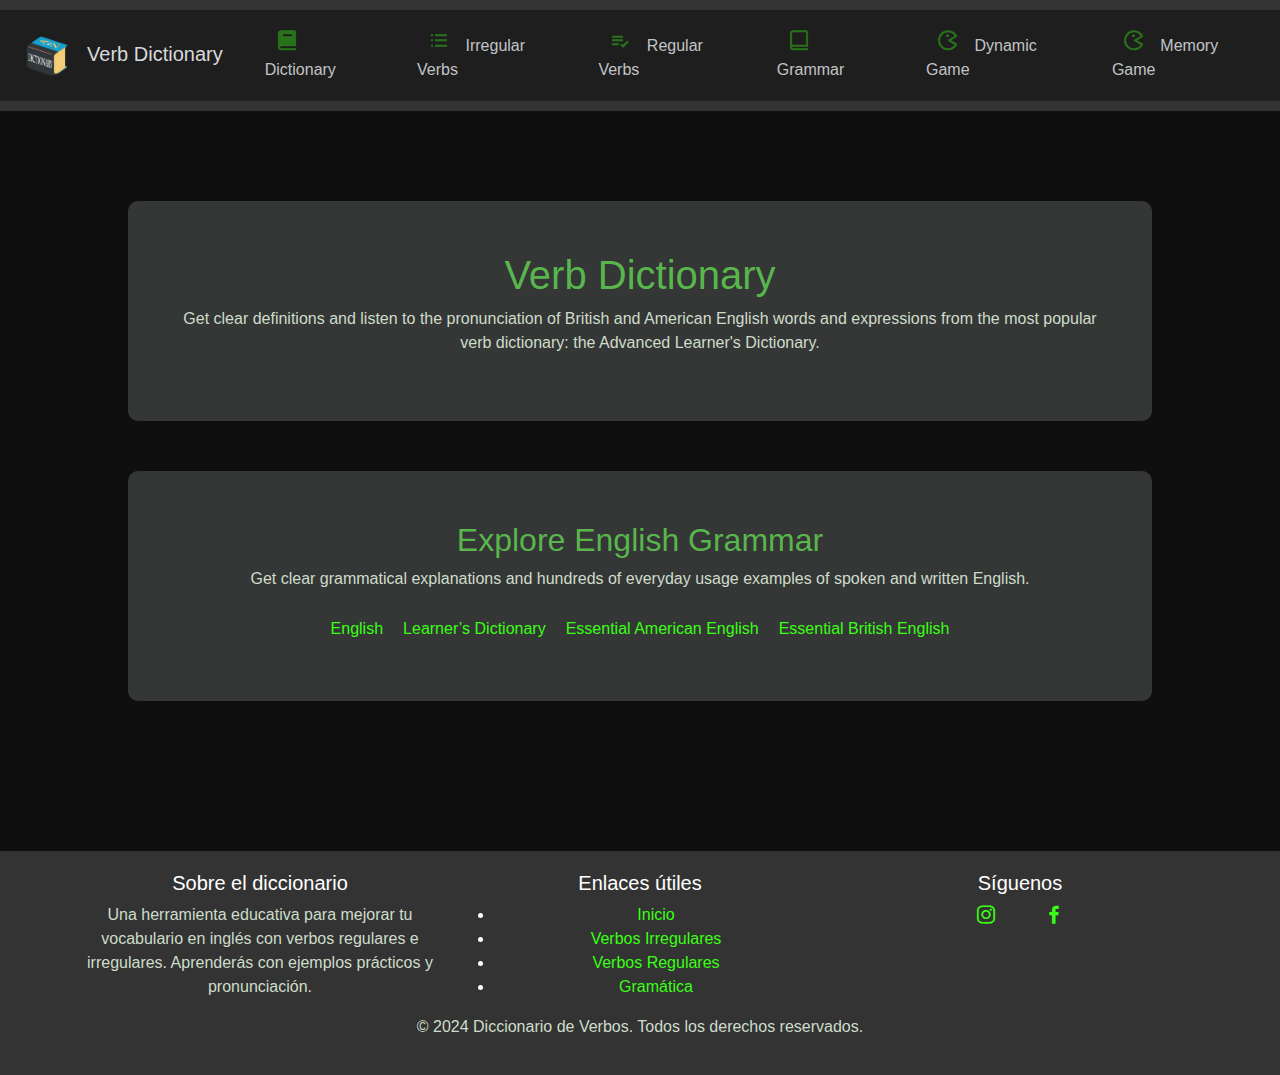
<file: index.html>
<!DOCTYPE html>
<html lang="en">
<head>
    <meta charset="UTF-8">
    <meta name="viewport" content="width=device-width, initial-scale=1.0">
    <link href='https://unpkg.com/boxicons@2.1.4/css/boxicons.min.css' rel='stylesheet'>
    <link href="https://cdn.jsdelivr.net/npm/bootstrap@5.3.0-alpha1/dist/css/bootstrap.min.css" rel="stylesheet">
    <link rel="stylesheet" href="static/styles.css">
    <title>Verb Dictionary</title>
    <style>
        /* Estilo personalizado para el navbar */
        .navbar-custom {
            background-color: #1f1e1e; /* Color de fondo del navbar */
        }
        .navbar-custom .navbar-brand {
            color: #d6d9dc; /* Color del texto del brand */
        }
        .navbar-custom .navbar-nav .nav-link {
            color: #c1c4c7; /* Color del texto de los enlaces */
        }
        .navbar-custom .navbar-nav .nav-link:hover {
            color: #babdc1; /* Color del texto de los enlaces al pasar el ratón */
        }
        .navbar-custom .navbar-toggler {
            border-color: #d6d9dc; /* Color del borde del botón toggler */
        }
        .navbar-custom .navbar-toggler-icon {
            background-image: url('data:image/svg+xml;charset=utf8,%3Csvg xmlns="http://www.w3.org/2000/svg" width="30" height="30" viewBox="0 0 30 30"%3E%3Cpath stroke="%23d6d9dc" stroke-width="2" d="M5 7h20M5 15h20M5 23h20" /%3E%3C/svg%3E'); /* Color del ícono del botón toggler */
        }
    </style>
</head>
<body>
    <header>
        <nav class="navbar navbar-expand-lg navbar-light navbar-custom">
            <div class="container-fluid">
                <a class="navbar-brand" href="index.html">
                    <img src="media/logo.png" alt="Dictionary Logo" class="logo" style="height: 40px;"> Verb Dictionary
                </a>
                <button class="navbar-toggler" type="button" data-bs-toggle="collapse" data-bs-target="#navbarNav" aria-controls="navbarNav" aria-expanded="false" aria-label="Toggle navigation">
                    <span class="navbar-toggler-icon"></span>
                </button>
                <div class="collapse navbar-collapse" id="navbarNav">
                    <ul class="navbar-nav me-auto mb-2 mb-lg-0">
                        <li class="nav-item">
                            <a class="nav-link" href="index.html"><i class="bx bxs-book"></i> Dictionary</a>
                        </li>
                        <li class="nav-item">
                            <a class="nav-link" href="irregulares1.html"><i class="bx bx-list-ul"></i> Irregular Verbs</a>
                        </li>
                        <li class="nav-item">
                            <a class="nav-link" href="regular.html"><i class="bx bx-list-check"></i> Regular Verbs</a>
                        </li>
                        <li class="nav-item">
                            <a class="nav-link" href="gramatica.html"><i class="bx bx-book-alt"></i> Grammar</a>
                        </li>
                        <li class="nav-item">
                            <a class="nav-link" href="juego_carta.html"><i class="bx bx-game"></i> Dynamic Game</a>
                        </li>
                        <li class="nav-item">
                            <a class="nav-link" href="juego_memoria.html"><i class="bx bx-game"></i> Memory Game</a>
                        </li>
                    </ul>
                </div>
            </div>
        </nav>
    </header>

    <script src="https://cdn.jsdelivr.net/npm/bootstrap@5.3.0-alpha1/dist/js/bootstrap.bundle.min.js"></script>
</body>
</html>


    
    <div class="pr1">
        <h1>Verb Dictionary</h1> 
        <p>Get clear definitions and listen to the pronunciation of British and American English words and expressions from the most popular verb dictionary: the Advanced Learner's Dictionary.</p>
        <div id="dictionary1"></div>
    </div>

    <div class="pr">
        <h2>Explore English Grammar</h2>
        <p>Get clear grammatical explanations and hundreds of everyday usage examples of spoken and written English.</p>
        <div class="bw1">
            <ul class="hul1">
                <li><a href="https://dictionary.cambridge.org/es/diccionario/ingles/">English</a></li>
                <li><a href="https://dictionary.cambridge.org/es/diccionario/ingles-estudiantes/">Learner’s Dictionary</a></li>
                <li><a href="https://dictionary.cambridge.org/es/diccionario/esencial-ingles-americano/">Essential American English</a></li>
                <li><a href="https://dictionary.cambridge.org/es/diccionario/esencial-ingles-britanico/">Essential British English</a></li>
            </ul>
        </div>
    </div>

    <script src="script.js"></script>

     <!-- Footer Mejorado -->
     <footer class="footer">
        <div class="container footer-container">
            <div class="row">
                <div class="col-md-4 footer-section about">
                    <h5>Sobre el diccionario</h5>
                    <p>Una herramienta educativa para mejorar tu vocabulario en inglés con verbos regulares e irregulares. Aprenderás con ejemplos prácticos y pronunciación.</p>
                </div>
                <div class="col-md-4 footer-section links">
                    <h5>Enlaces útiles</h5>
                    <ul class="footer-links">
                        <li><a href="index.html">Inicio</a></li>
                        <li><a href="irregulares1.html">Verbos Irregulares</a></li>
                        <li><a href="regular.html">Verbos Regulares</a></li>
                        <li><a href="gramatica.html">Gramática</a></li>
                    </ul>
                </div>
                <div class="col-md-4 footer-section social">
                    <h5>Síguenos</h5>
                    <div class="social-icons">
                        <a href="#" class="social-icon"><i class='bx bxl-instagram'></i></a>
                        <a href="#" class="social-icon"><i class='bx bxl-facebook'></i></a>
                    </div>
                </div>
            </div>
        </div>
        <div class="footer-bottom">
            <p>&copy; 2024 Diccionario de Verbos. Todos los derechos reservados.</p>
        </div>
    </footer>
</body>
</html>
</file>
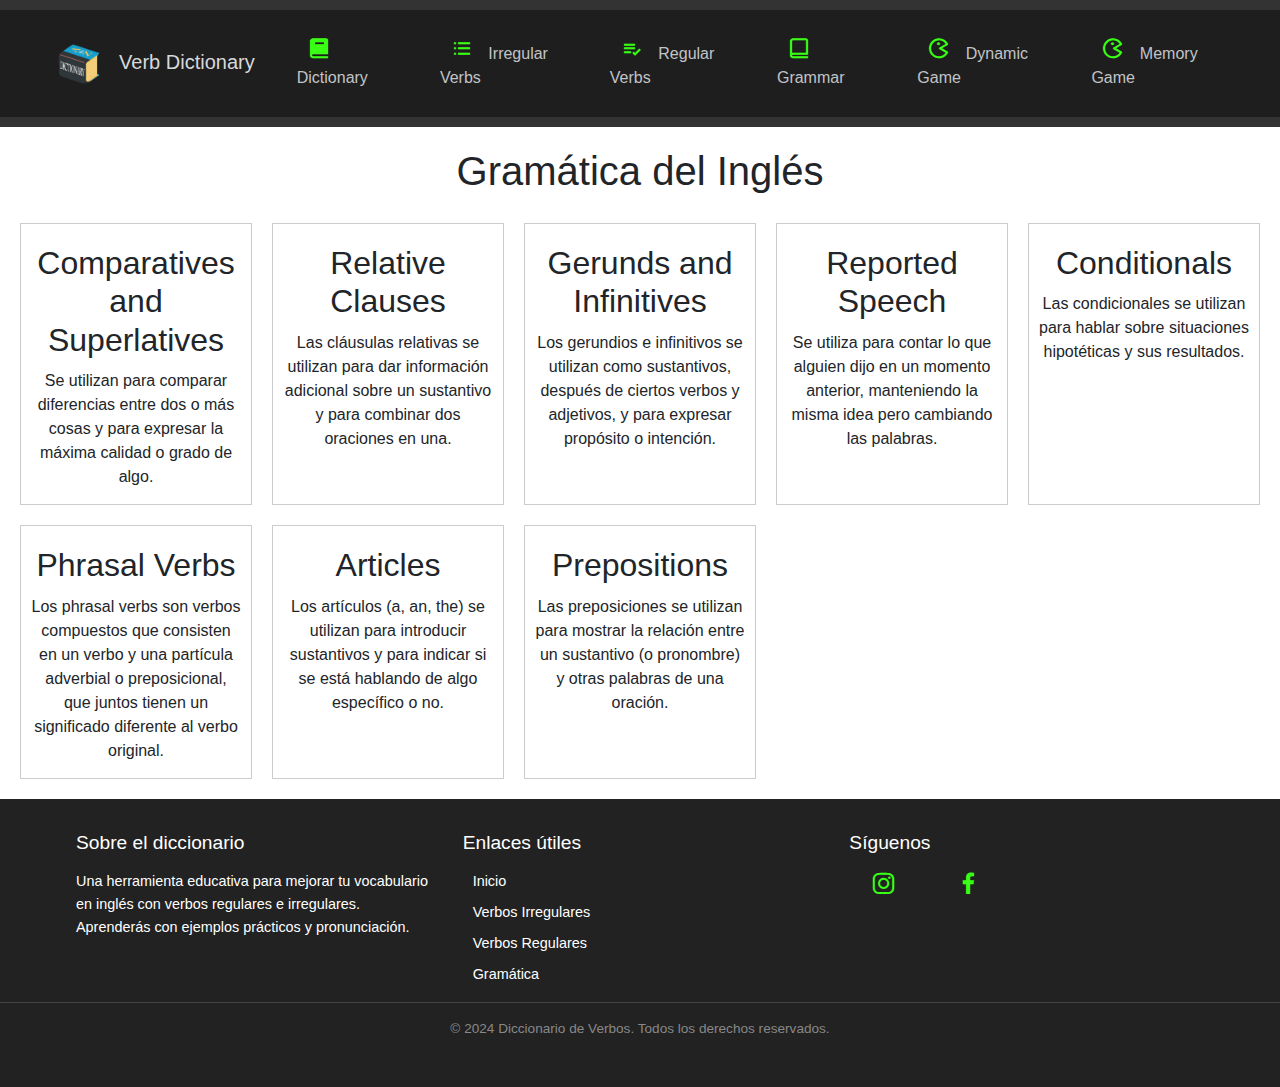
<file: gramatica.html>
<!DOCTYPE html>
<html lang="en">
<head>
    <meta charset="UTF-8">
    <meta name="viewport" content="width=device-width, initial-scale=1.0">
    <link href='https://unpkg.com/boxicons@2.1.4/css/boxicons.min.css' rel='stylesheet'>
    <link href="https://cdn.jsdelivr.net/npm/bootstrap@5.3.0-alpha1/dist/css/bootstrap.min.css" rel="stylesheet">
    <link rel="stylesheet" href="static/styles5.css">
    <link rel="stylesheet" href="static/styles2.css">

    <title>Verb Dictionary</title>
    <style>
        /* Estilo personalizado para el navbar */
        .navbar-custom {
            background-color: #1f1e1e; /* Color de fondo del navbar */
        }
        .navbar-custom .navbar-brand {
            color: #d6d9dc; /* Color del texto del brand */
        }
        .navbar-custom .navbar-nav .nav-link {
            color: #c1c4c7; /* Color del texto de los enlaces */
        }
        .navbar-custom .navbar-nav .nav-link:hover {
            color: #babdc1; /* Color del texto de los enlaces al pasar el ratón */
        }
        .navbar-custom .navbar-toggler {
            border-color: #d6d9dc; /* Color del borde del botón toggler */
        }
        .navbar-custom .navbar-toggler-icon {
            background-image: url('data:image/svg+xml;charset=utf8,%3Csvg xmlns="http://www.w3.org/2000/svg" width="30" height="30" viewBox="0 0 30 30"%3E%3Cpath stroke="%23d6d9dc" stroke-width="2" d="M5 7h20M5 15h20M5 23h20" /%3E%3C/svg%3E'); /* Color del ícono del botón toggler */
        }
    </style>
</head>
<body>
    <header>
        <nav class="navbar navbar-expand-lg navbar-light navbar-custom">
            <div class="container-fluid">
                <a class="navbar-brand" href="index.html">
                    <img src="media/logo.png" alt="Dictionary Logo" class="logo" style="height: 40px;"> Verb Dictionary
                </a>
                <button class="navbar-toggler" type="button" data-bs-toggle="collapse" data-bs-target="#navbarNav" aria-controls="navbarNav" aria-expanded="false" aria-label="Toggle navigation">
                    <span class="navbar-toggler-icon"></span>
                </button>
                <div class="collapse navbar-collapse" id="navbarNav">
                    <ul class="navbar-nav me-auto mb-2 mb-lg-0">
                        <li class="nav-item">
                            <a class="nav-link" href="index.html"><i class="bx bxs-book"></i> Dictionary</a>
                        </li>
                        <li class="nav-item">
                            <a class="nav-link" href="irregulares1.html"><i class="bx bx-list-ul"></i> Irregular Verbs</a>
                        </li>
                        <li class="nav-item">
                            <a class="nav-link" href="regular.html"><i class="bx bx-list-check"></i> Regular Verbs</a>
                        </li>
                        <li class="nav-item">
                            <a class="nav-link" href="gramatica.html"><i class="bx bx-book-alt"></i> Grammar</a>
                        </li>
                        <li class="nav-item">
                            <a class="nav-link" href="juego_carta.html"><i class="bx bx-game"></i> Dynamic Game</a>
                        </li>
                        <li class="nav-item">
                            <a class="nav-link" href="juego_memoria.html"><i class="bx bx-game"></i> Memory Game</a>
                        </li>
                    </ul>
                </div>
            </div>
        </nav>
    </header>

    <script src="https://cdn.jsdelivr.net/npm/bootstrap@5.3.0-alpha1/dist/js/bootstrap.bundle.min.js"></script>
</body>
</html>

    
    <h1>Gramática del Inglés</h1>
    <div id="dictionary">
        <div class="verb">
            <h2>Comparatives and Superlatives</h2>
            <p>Se utilizan para comparar diferencias entre dos o más cosas y para expresar la máxima calidad o grado de algo.</p>
        </div>
        <div class="verb">
            <h2>Relative Clauses</h2>
            <p>Las cláusulas relativas se utilizan para dar información adicional sobre un sustantivo y para combinar dos oraciones en una.</p>
        </div>
        <div class="verb">
            <h2>Gerunds and Infinitives</h2>
            <p>Los gerundios e infinitivos se utilizan como sustantivos, después de ciertos verbos y adjetivos, y para expresar propósito o intención.</p>
        </div>
        <div class="verb">
            <h2>Reported Speech</h2>
            <p>Se utiliza para contar lo que alguien dijo en un momento anterior, manteniendo la misma idea pero cambiando las palabras.</p>
        </div>
        <div class="verb">
            <h2>Conditionals</h2>
            <p>Las condicionales se utilizan para hablar sobre situaciones hipotéticas y sus resultados.</p>
        </div>
        <div class="verb">
            <h2>Phrasal Verbs</h2>
            <p>Los phrasal verbs son verbos compuestos que consisten en un verbo y una partícula adverbial o preposicional, que juntos tienen un significado diferente al verbo original.</p>
        </div>
        <div class="verb">
            <h2>Articles</h2>
            <p>Los artículos (a, an, the) se utilizan para introducir sustantivos y para indicar si se está hablando de algo específico o no.</p>
        </div>
        <div class="verb">
            <h2>Prepositions</h2>
            <p>Las preposiciones se utilizan para mostrar la relación entre un sustantivo (o pronombre) y otras palabras de una oración.</p>
        </div>
    </div>
    
    <!-- Footer Mejorado -->
    <footer class="footer">
        <div class="container footer-container">
            <div class="row">
                <div class="col-md-4 footer-section about">
                    <h5>Sobre el diccionario</h5>
                    <p>Una herramienta educativa para mejorar tu vocabulario en inglés con verbos regulares e irregulares. Aprenderás con ejemplos prácticos y pronunciación.</p>
                </div>
                <div class="col-md-4 footer-section links">
                    <h5>Enlaces útiles</h5>
                    <ul class="footer-links">
                        <li><a href="index.html">Inicio</a></li>
                        <li><a href="irregulares1.html">Verbos Irregulares</a></li>
                        <li><a href="regular.html">Verbos Regulares</a></li>
                        <li><a href="gramatica.html">Gramática</a></li>
                    </ul>
                </div>
                <div class="col-md-4 footer-section social">
                    <h5>Síguenos</h5>
                    <div class="social-icons">
                        <a href="#" class="social-icon"><i class='bx bxl-instagram'></i></a>
                        <a href="#" class="social-icon"><i class='bx bxl-facebook'></i></a>
                    </div>
                </div>
            </div>
        </div>
        <div class="footer-bottom">
            <p>&copy; 2024 Diccionario de Verbos. Todos los derechos reservados.</p>
        </div>
    </footer>

   
</body>
</html>
</file>
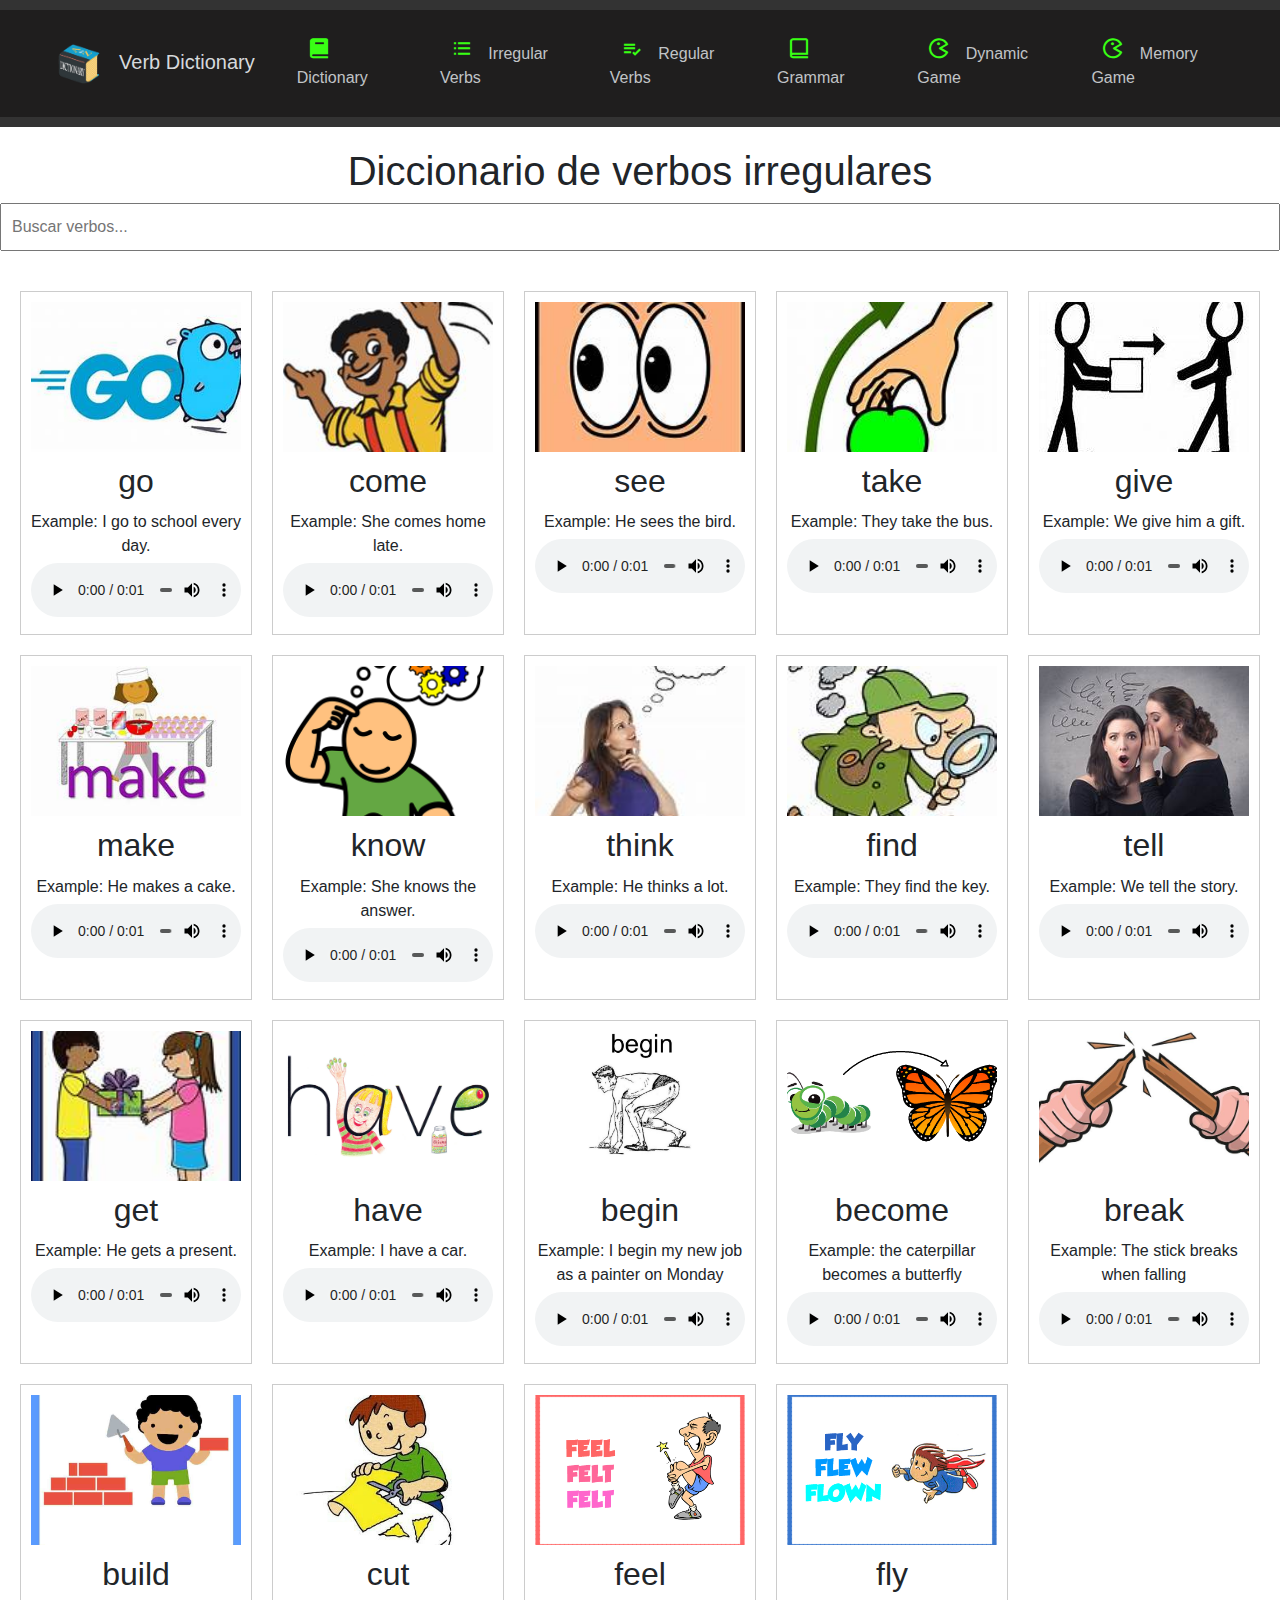
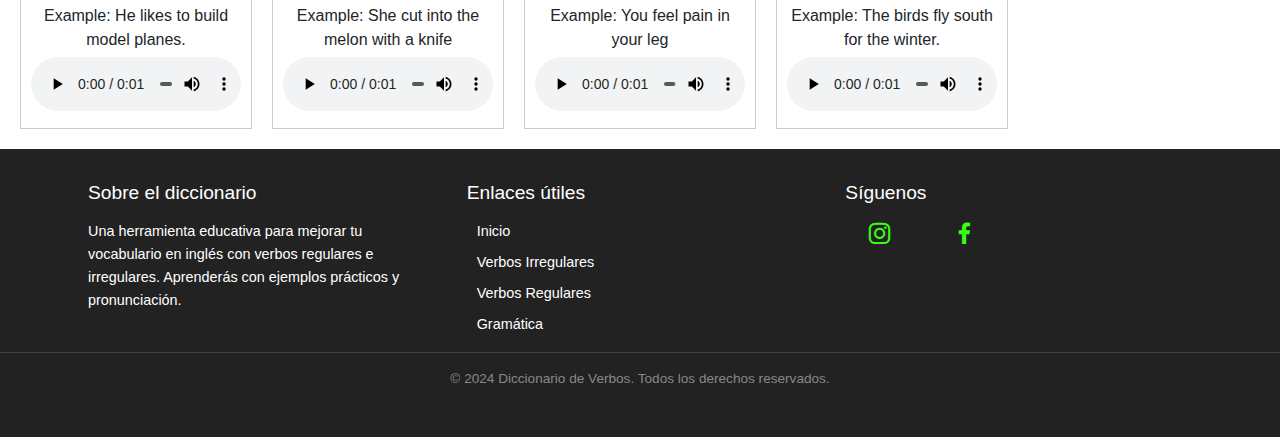
<file: irregulares1.html>
<!DOCTYPE html>
<html lang="en">
<head>
    <meta charset="UTF-8">
    <meta name="viewport" content="width=device-width, initial-scale=1.0">
    <link href='https://unpkg.com/boxicons@2.1.4/css/boxicons.min.css' rel='stylesheet'>
    <link href="https://cdn.jsdelivr.net/npm/bootstrap@5.3.0-alpha1/dist/css/bootstrap.min.css" rel="stylesheet">
    <link rel="stylesheet" href="static/styles2.css">
    <title>Verb Dictionary</title>
    <style>
        /* Estilo personalizado para el navbar */
        .navbar-custom {
            background-color: #1f1e1e; /* Color de fondo del navbar */
        }
        .navbar-custom .navbar-brand {
            color: #d6d9dc; /* Color del texto del brand */
        }
        .navbar-custom .navbar-nav .nav-link {
            color: #c1c4c7; /* Color del texto de los enlaces */
        }
        .navbar-custom .navbar-nav .nav-link:hover {
            color: #babdc1; /* Color del texto de los enlaces al pasar el ratón */
        }
        .navbar-custom .navbar-toggler {
            border-color: #d6d9dc; /* Color del borde del botón toggler */
        }
        .navbar-custom .navbar-toggler-icon {
            background-image: url('data:image/svg+xml;charset=utf8,%3Csvg xmlns="http://www.w3.org/2000/svg" width="30" height="30" viewBox="0 0 30 30"%3E%3Cpath stroke="%23d6d9dc" stroke-width="2" d="M5 7h20M5 15h20M5 23h20" /%3E%3C/svg%3E'); /* Color del ícono del botón toggler */
        }
    </style>
</head>
<body>
    <header>
        <nav class="navbar navbar-expand-lg navbar-light navbar-custom">
            <div class="container-fluid">
                <a class="navbar-brand" href="index.html">
                    <img src="media/logo.png" alt="Dictionary Logo" class="logo" style="height: 40px;"> Verb Dictionary
                </a>
                <button class="navbar-toggler" type="button" data-bs-toggle="collapse" data-bs-target="#navbarNav" aria-controls="navbarNav" aria-expanded="false" aria-label="Toggle navigation">
                    <span class="navbar-toggler-icon"></span>
                </button>
                <div class="collapse navbar-collapse" id="navbarNav">
                    <ul class="navbar-nav me-auto mb-2 mb-lg-0">
                        <li class="nav-item">
                            <a class="nav-link" href="index.html"><i class="bx bxs-book"></i> Dictionary</a>
                        </li>
                        <li class="nav-item">
                            <a class="nav-link" href="irregulares1.html"><i class="bx bx-list-ul"></i> Irregular Verbs</a>
                        </li>
                        <li class="nav-item">
                            <a class="nav-link" href="regular.html"><i class="bx bx-list-check"></i> Regular Verbs</a>
                        </li>
                        <li class="nav-item">
                            <a class="nav-link" href="gramatica.html"><i class="bx bx-book-alt"></i> Grammar</a>
                        </li>
                        <li class="nav-item">
                            <a class="nav-link" href="juego_carta.html"><i class="bx bx-game"></i> Dynamic Game</a>
                        </li>
                        <li class="nav-item">
                            <a class="nav-link" href="juego_memoria.html"><i class="bx bx-game"></i> Memory Game</a>
                        </li>
                    </ul>
                </div>
            </div>
        </nav>
    </header>

    <script src="https://cdn.jsdelivr.net/npm/bootstrap@5.3.0-alpha1/dist/js/bootstrap.bundle.min.js"></script>
</body>
</html>

    
    <h1>Diccionario de verbos irregulares </h1>
    <input type="text" id="search" placeholder="Buscar verbos...">
    <div id="dictionary"></div>

    <script src="script2.js"></script>
  
    <!-- Footer Mejorado -->
    <footer class="footer">
        <div class="footer-container">
            <div class="footer-section about">
                <h5>Sobre el diccionario</h5>
                <p>Una herramienta educativa para mejorar tu vocabulario en inglés con verbos regulares e irregulares. Aprenderás con ejemplos prácticos y pronunciación.</p>
            </div>
            <div class="footer-section links">
                <h5>Enlaces útiles</h5>
                <ul class="footer-links">
                    <li><a href="index.html">Inicio</a></li>
                    <li><a href="irregulares1.html">Verbos Irregulares</a></li>
                    <li><a href="regular.html">Verbos Regulares</a></li>
                    <li><a href="gramatica.html">Gramática</a></li>
                </ul>
            </div>
            <div class="footer-section social">
                <h5>Síguenos</h5>
                <div class="social-icons">
                    <a href="#" class="social-icon"><i class='bx bxl-instagram'></i></a>
                    <a href="#" class="social-icon"><i class='bx bxl-facebook'></i></a>
                </div>
            </div>
        </div>
        <div class="footer-bottom">
            <p>&copy; 2024 Diccionario de Verbos. Todos los derechos reservados.</p>
        </div>
    </footer>

</body>
</html>
</file>
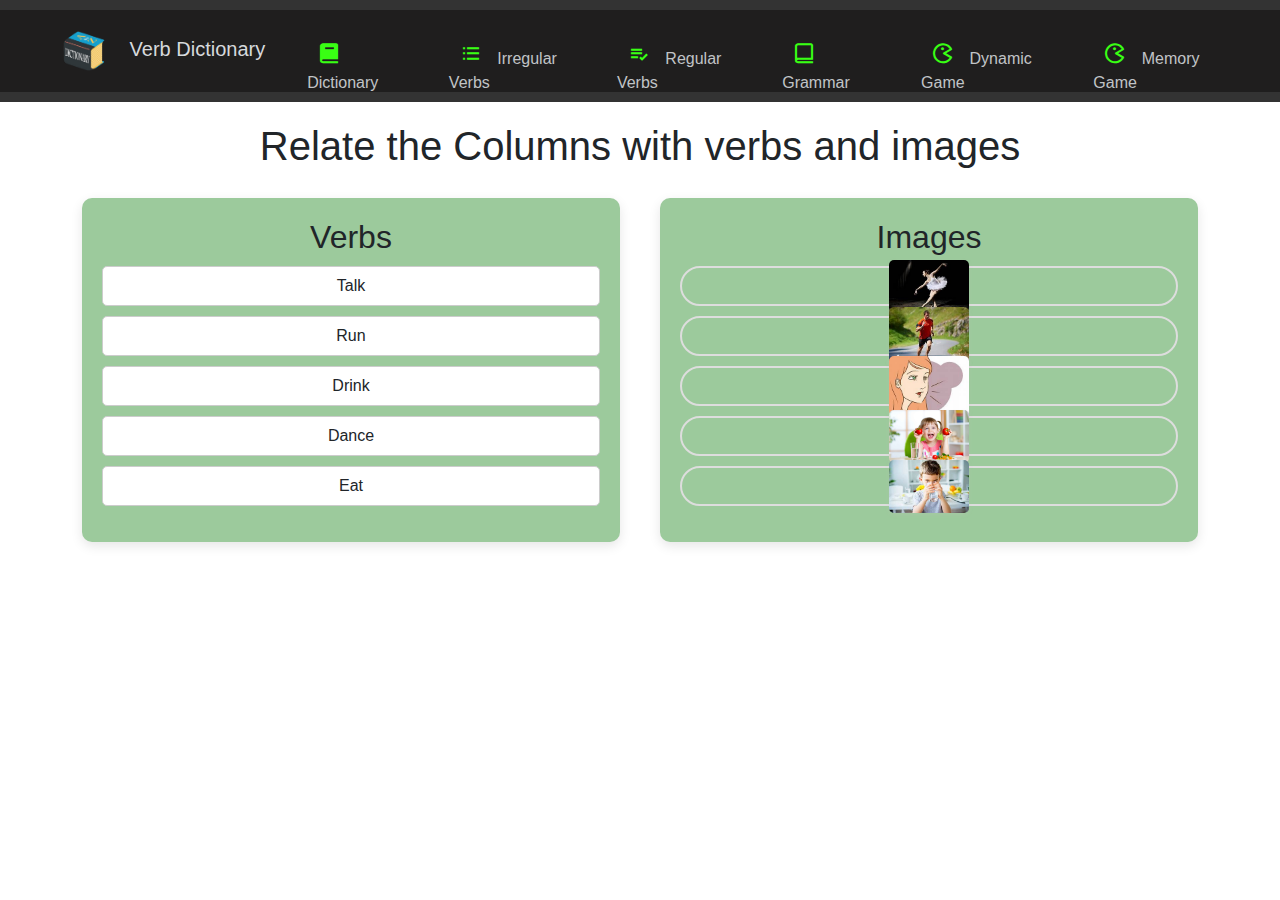
<file: juego_carta.html>
<!DOCTYPE html>
<html lang="es">
<head>
    <meta charset="UTF-8">
    <meta name="viewport" content="width=device-width, initial-scale=1.0">
    <title>Juego de Relacionar Palabras e Imágenes</title>
    <link href='https://unpkg.com/boxicons@2.1.4/css/boxicons.min.css' rel='stylesheet'>
    <link rel="stylesheet" href="static/stylesjuego.css">
    <!DOCTYPE html>
    <html lang="en">
    <head>
        <meta charset="UTF-8">
        <meta name="viewport" content="width=device-width, initial-scale=1.0">
        <link href='https://unpkg.com/boxicons@2.1.4/css/boxicons.min.css' rel='stylesheet'>
        <link href="https://cdn.jsdelivr.net/npm/bootstrap@5.3.0-alpha1/dist/css/bootstrap.min.css" rel="stylesheet">
        <link rel="stylesheet" href="static/styles2.css">
        <title>Verb Dictionary</title>
        <style>
            /* Estilo personalizado para el navbar */
            .navbar-custom {
                background-color: #1f1e1e; /* Color de fondo del navbar */
            }
            .navbar-custom .navbar-brand {
                color: #d6d9dc; /* Color del texto del brand */
            }
            .navbar-custom .navbar-nav .nav-link {
                color: #c1c4c7; /* Color del texto de los enlaces */
            }
            .navbar-custom .navbar-nav .nav-link:hover {
                color: #babdc1; /* Color del texto de los enlaces al pasar el ratón */
            }
            .navbar-custom .navbar-toggler {
                border-color: #d6d9dc; /* Color del borde del botón toggler */
            }
            .navbar-custom .navbar-toggler-icon {
                background-image: url('data:image/svg+xml;charset=utf8,%3Csvg xmlns="http://www.w3.org/2000/svg" width="30" height="30" viewBox="0 0 30 30"%3E%3Cpath stroke="%23d6d9dc" stroke-width="2" d="M5 7h20M5 15h20M5 23h20" /%3E%3C/svg%3E'); /* Color del ícono del botón toggler */
            }
        </style>
    </head>
    <body>
        <header>
            <nav class="navbar navbar-expand-lg navbar-light navbar-custom">
                <div class="container-fluid">
                    <a class="navbar-brand" href="index.html">
                        <img src="media/logo.png" alt="Dictionary Logo" class="logo" style="height: 40px;"> Verb Dictionary
                    </a>
                    <button class="navbar-toggler" type="button" data-bs-toggle="collapse" data-bs-target="#navbarNav" aria-controls="navbarNav" aria-expanded="false" aria-label="Toggle navigation">
                        <span class="navbar-toggler-icon"></span>
                    </button>
                    <div class="collapse navbar-collapse" id="navbarNav">
                        <ul class="navbar-nav me-auto mb-2 mb-lg-0">
                            <li class="nav-item">
                                <a class="nav-link" href="index.html"><i class="bx bxs-book"></i> Dictionary</a>
                            </li>
                            <li class="nav-item">
                                <a class="nav-link" href="irregulares1.html"><i class="bx bx-list-ul"></i> Irregular Verbs</a>
                            </li>
                            <li class="nav-item">
                                <a class="nav-link" href="regular.html"><i class="bx bx-list-check"></i> Regular Verbs</a>
                            </li>
                            <li class="nav-item">
                                <a class="nav-link" href="gramatica.html"><i class="bx bx-book-alt"></i> Grammar</a>
                            </li>
                            <li class="nav-item">
                                <a class="nav-link" href="juego_carta.html"><i class="bx bx-game"></i> Dynamic Game</a>
                            </li>
                            <li class="nav-item">
                                <a class="nav-link" href="juego_memoria.html"><i class="bx bx-game"></i> Memory Game</a>
                            </li>
                        </ul>
                    </div>
                </div>
            </nav>
        </header>

    
    <h1>Relate the Columns with verbs and images</h1>
    <div class="container">
        <div class="column_words">
            <h2>Verbs</h2>
            <ul id="words-list">
                <li data-match="talk">Talk</li>
                <li data-match="run">Run</li>             
                <li data-match="drink">Drink</li>                
                <li data-match="dance">Dance</li>           
                <li data-match="eat">Eat</li>           
            </ul>
        </div>
        <div class="column_images">
            <h2>Images</h2>
            <ul id="images-list">
                <li data-match="dance"><img src="media/dance.jpg" alt="dance"></li>
                <li data-match="run"><img src="media/run.jpg" alt="run"></li>
                <li data-match="talk"><img src="media/talk.jpg" alt="talk"></li>
                <li data-match="eat"><img src="media/eat.jpg" alt="eat"></li>
                <li data-match="drink"><img src="media/drink.jpg" alt="drink"></li>
            </ul>
        </div>
    </div>
    <p id="message"></p>

    <script src="scriptjuego.js"></script>
    
</body>

</html>
</file>
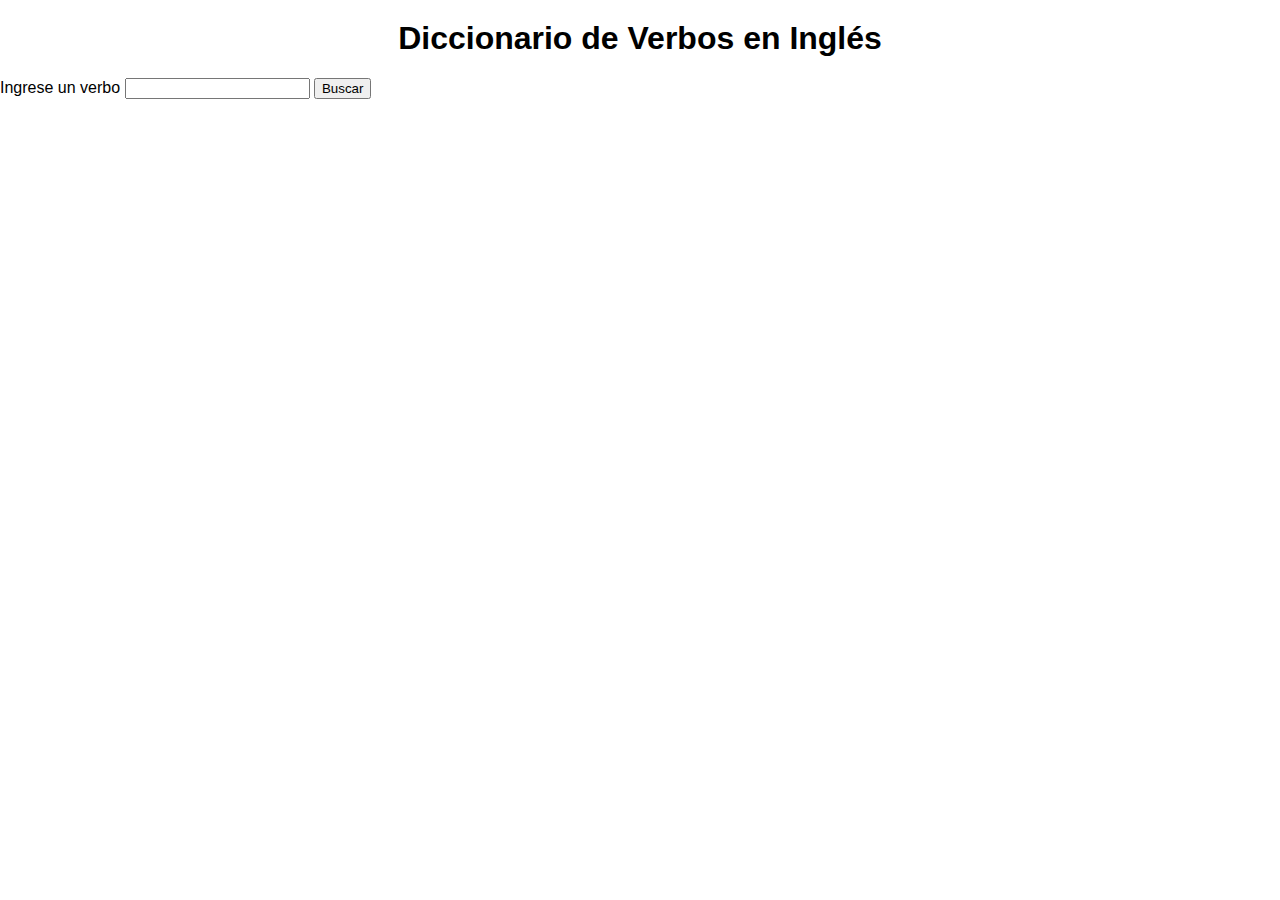
<file: traductor.html>
<!DOCTYPE html>
<html lang="en">
<head>
    <meta charset="UTF-8">
    <meta name="viewport" content="width=device-width, initial-scale=1.0">
    <title>Diccionario de Verbos en Inglés</title>
    <link rel="stylesheet" type="text/css" href="static/styles3.css">
</head>
<body>
    <div class="container">
        <h1>Diccionario de Verbos en Inglés</h1>
        <form method="POST">
            <label for="verb">Ingrese un verbo</label>
            <input type="text" id="verb" name="verb" required>
            <button type="submit">Buscar</button>
        </form>
        <div id="result">
            <!-- Aquí se mostrará el resultado -->
        </div>
    </div>
</body>
</html>
</file>
<file: static/styles.css>
body {
    background-color: #0f0f0f; /* Fondo negro para resaltar los colores neón */
    font-family: 'Montserrat', sans-serif;
    margin: 0;
    padding: 0;
}

header {
    background-color: #333; /* Fondo de la barra de navegación */
    padding: 10px 0;
}

nav {
    display: flex;
    justify-content: space-between;
    align-items: center;
}

nav .logo {
    height: 50px; /* Ajusta el tamaño del logo */
    margin-right: auto; /* Empuja el logo hacia la izquierda */
}

nav ul {
    list-style-type: none;
    margin: 0;
    padding: 0;
    display: flex;
    align-items: center;
}

nav ul li {
    border: none;
    border-radius: 15px;
    padding: 3px 3px;
    margin: 0 15px;
}

nav ul li a {
    color: #000000; 
    text-decoration: none;
    font-weight: 400;
    transition: color 0.3s ease, background-color 0.3s ease; /* Transiciones suaves */
}

nav ul li a:hover {
    color: #00000081; /* Texto negro al pasar el mouse */
    background-color: #37ff14ab; /* Fondo verde neón al pasar el mouse */
    border-radius: 15px;
    padding: 8px auto;
    
}

nav ul li a:active {
    color: #fff;
    background-color: #8a888a; /* Fondo rosa neón al hacer clic */
    border-radius: 5px;
    padding: 5px 10px;
}

nav ul i {
    color: #37ff1462; /* Verde neón para los iconos */
    font-size: 24px;
    margin: 0 10px;
    transition: color 0.3s ease; /* Transiciones suaves */
}

nav ul i:hover {
    color: #848084; /* Rosa neón al pasar el mouse */
}

/* Estilos para el contenido principal */
.pr1, .pr {
    text-align: center;
    padding: 50px;
    background-color: rgba(205, 210, 211, 0.204);
    margin: 20px auto;
    border-radius: 10px;
    width: 80%;
}

.pr1 {
    margin-top: 90px;
}

.pr {
    margin-top: 50px;
}

h1, h2 {
    color: rgba(98, 212, 83, 0.816);
}

span {
    color: #dae8d8;
}

p {
    color: #cdddca;
}

.bw1 {
    display: flex;
    justify-content: center;
    flex-wrap: wrap;
}

.hul1 {
    list-style-type: none;
    padding: 0;
    margin: 0;
    display: flex;
    flex-wrap: wrap;
    justify-content: center;
}

.hul1 li {
    margin: 10px;
}

.hul1 li a {
    text-decoration: none;
    color: #39ff14; /* Verde neón */
    transition: color 0.3s ease; /* Transiciones suaves */
}

.hul1 li a:hover {
    color: #948b94; /* Rosa neón al pasar el mouse */
}

.oculto {
    display: none;
}

button {
    background-color: #39ff14; /* Verde neón */
    color: #000;
    border: none;
    padding: 10px 20px;
    font-size: 16px;
    cursor: pointer;
    transition: background-color 0.3s ease; /* Transiciones suaves */
    border-radius: 5px;
}

button:hover {
    background-color: #7e787e; /* Rosa neón */
}

button:active {
    background-color: #fff;
    color: #000;
}

/* Estilos para el pie de página */
footer {
    background-color: #333; /* Fondo del pie de página */
    color: #fff;
    padding: 20px;
    text-align: center;
    margin-top: 150px;
}

footer a {
    color: #39ff14; /* Verde neón */
    text-decoration: none;
    margin: 0 10px;
    transition: color 0.3s ease; /* Transiciones suaves */
}

footer a:hover {
    color: #aca7ac; /* Rosa neón al pasar el mouse */
}

footer .hcb p {
    margin: 10px 0 0 0;
}

footer i {
    color: #39ff14; /* Verde neón para los iconos */
    font-size: 24px;
    margin: 0 10px;
    transition: color 0.3s ease; /* Transiciones suaves */
}

footer i:hover {
    color: #9d919d; /* Rosa neón al pasar el mouse */
}
</file>
<file: static/styles5.css>
body {
    background-color: #ffffff;
    font-family: 'Montserrat', sans-serif;
    margin: 0;
    padding: 0;
  }
  
  header {
    background-color: #333;
    padding: 10px 0;
  }
  
  nav {
    display: flex;
    justify-content: space-between;
    align-items: center;
  }
  
  nav .logo {
    height: 50px;
    margin-right: auto;
  }
  
  nav ul {
    list-style-type: none;
    margin: 0;
    padding: 0;
    display: flex;
    align-items: center;
  }
  
  nav ul li {
    border: none;
    border-radius: 15px;
    padding: 3px 3px;
    margin: 0 15px;
  }
  
  nav ul li a {
    color: #39ff14;
    text-decoration: none;
    font-weight: 400;
    transition: color 0.3s ease, background-color 0.3s ease;
  }
  
  nav ul li a:hover {
    color: #000;
    background-color: #37ff14ab;
    border-radius: 15px;
    padding: 8px auto;
  }
  
  nav ul li a:active {
    color: #fff;
    background-color: #ff00ff;
    border-radius: 5px;
    padding: 5px 10px;
  }
  
  nav ul i {
    color: #39ff14;
    font-size: 24px;
    margin: 0 10px;
    transition: color 0.3s ease;
  }
  
  nav ul i:hover {
    color: #ff00ff;
  }
  
  h1 {
    text-align: center;
    margin-top: 20px;
  }
  
  #search {
    width: 100%;
    padding: 10px;
    box-sizing: border-box;
    margin-bottom: 20px;
  }
  
  #dictionary {
    display: grid;
    grid-template-columns: repeat(auto-fill, minmax(200px, 1fr));
    gap: 20px;
    padding: 20px;
  }
  
  .verb {
    border: 1px solid #ccc;
    padding: 10px;
    text-align: center;
  }
  
  .verb img {
    width: 100%;
    height: 150px;
    object-fit: cover;
  }
  
  .verb h2 {
    margin: 10px 0;
  }
  
  .verb p {
    margin: 5px 0;
  }
  
  .verb audio {
    width: 100%;
  }
</file>
<file: static/styles2.css>
body {
  background-color: #ffffff;
  font-family: 'Montserrat', sans-serif;
  margin: 0;
  padding: 0;
}

header {
  background-color: #333;
  padding: 10px 0;
}

nav {
  display: flex;
  justify-content: space-between;
  align-items: center;
}

nav .logo {
  height: 50px;
  margin-right: auto;
}

nav ul {
  list-style-type: none;
  margin: 0;
  padding: 0;
  display: flex;
  align-items: center;
}

nav ul li {
  border: none;
  border-radius: 15px;
  padding: 3px 3px;
  margin: 0 15px;
}

nav ul li a {
  color: #39ff14;
  text-decoration: none;
  font-weight: 300;
  transition: color 0.3s ease, background-color 0.3s ease;
}

nav ul li a:hover {
  color: #000;
  background-color: #37ff14ab;
  border-radius: 15px;
  padding: 8px auto;
}

nav ul li a:active {
  color: #fff;
  background-color: #ff00ff;
  border-radius: 5px;
  padding: 5px 10px;
}

nav ul i {
  color: #39ff14;
  font-size: 24px;
  margin: 0 10px;
  transition: color 0.3s ease;
}

nav ul i:hover {
  color: #ff00ff;
}

h1 {
  text-align: center;
  margin-top: 20px;
}

#search {
  width: 100%;
  padding: 10px;
  box-sizing: border-box;
  margin-bottom: 20px;
}

#dictionary {
  display: grid;
  grid-template-columns: repeat(auto-fill, minmax(200px, 1fr));
  gap: 20px;
  padding: 20px;
}

.verb {
  border: 1px solid #ccc;
  padding: 10px;
  text-align: center;
}

.verb img {
  width: 100%;
  height: 150px;
  object-fit: cover;
}

.verb h2 {
  margin: 10px 0;
}

.verb p {
  margin: 5px 0;
}

.verb audio {
  width: 100%;
}
<<<<<<< HEAD

/* Estilos para el pie de página */
footer {
  background-color: #333; /* Fondo del pie de página */
  color: #fff;
  padding: 20px;
  text-align: center;
  margin-top: 150px;
}

footer a {
  color: #39ff14; /* Verde neón */
  text-decoration: none;
  margin: 0 10px;
  transition: color 0.3s ease; /* Transiciones suaves */
}

footer a:hover {
  color: #ff00ff; /* Rosa neón al pasar el mouse */
}

footer .hcb p {
  margin: 10px 0 0 0;
}

footer i {
  color: #39ff14; /* Verde neón para los iconos */
  font-size: 24px;
  margin: 0 10px;
  display: flex;
  transition: color 0.3s ease; /* Transiciones suaves */
}

footer i:hover {
  color: #ff00ff; /* Rosa neón al pasar el mouse */
}
=======
/* General */
body {
  font-family: 'Montserrat', sans-serif;
  margin: 0;
  padding: 0;
}

/* Navbar */
.navbar {
  background-color: #333;
  padding: 1rem 2rem;
  display: flex;
  justify-content: space-between;
  align-items: center;
}

.navbar-logo img {
  width: 150px;
}

.navbar-menu {
  list-style: none;
  display: flex;
  gap: 1.5rem;
}

.navbar-menu .nav-link {
  color: #fff;
  text-decoration: none;
  font-weight: 500;
  transition: color 0.3s;
}

.navbar-menu .nav-link:hover {
  color: #ff6347;
}

.navbar-social {
  list-style: none;
  display: flex;
  gap: 1rem;
}

.social-link i {
  font-size: 1.5rem;
  color: #fff;
}

.social-link i:hover {
  color: #ff6347;
}

/* Footer */
.footer {
  background-color: #222;
  color: #fff;
  padding: 2rem 0;
}

.footer-container {
  display: flex;
  justify-content: space-between;
  max-width: 1200px;
  margin: 0 auto;
  padding: 0 2rem;
}

.footer-section {
  flex: 1;
  padding: 0 1rem;
}

.footer-section h5 {
  font-size: 1.2rem;
  margin-bottom: 1rem;
}

.footer-section p, .footer-section ul {
  font-size: 0.9rem;
  line-height: 1.6;
}

.footer-links {
  list-style: none;
  padding: 0;
}

.footer-links li {
  margin-bottom: 0.5rem;
}

.footer-links li a {
  color: #fff;
  text-decoration: none;
}

.footer-links li a:hover {
  text-decoration: underline;
}

.social-icons {
  display: flex;
  gap: 1rem;
}

.social-icons .social-icon i {
  font-size: 1.8rem;
  transition: color 0.3s;
}

.social-icons .social-icon i:hover {
  color: #ff6347;
}

.footer-bottom {
  text-align: center;
  padding-top: 1rem;
  border-top: 1px solid #444;
  font-size: 0.85rem;
  color: #888;
}
>>>>>>> 528ef13779428cc151bfbb75c7c69b36ea1e6fe7
</file>
<file: static/stylesjuego.css>
body {
    background-color: #ffffff; /* Fondo negro para resaltar los colores neón */
    font-family: 'Montserrat', sans-serif;
    margin: 0;
    padding: 0;
}

header {
    background-color: #333; /* Fondo de la barra de navegación */
    padding: 10px 0;
}

nav {
    display: flex;
    justify-content: space-between;
    align-items: center;
}

nav .logo {
    height: 50px; /* Ajusta el tamaño del logo */
    margin-right: auto; /* Empuja el logo hacia la izquierda */
}

nav ul {
    list-style-type: none;
    margin: 0;
    padding: 0;
    display: flex;
    align-items: center;
}

nav ul li {
    border: none;
    border-radius: 15px;
    padding: 3px 3px;
    margin: 0 15px;
}

nav ul li a {
    color: #39ff14; 
    text-decoration: none;
    font-weight: 400;
    transition: color 0.3s ease, background-color 0.3s ease; /* Transiciones suaves */
}

nav ul li a:hover {
    color: #000; /* Texto negro al pasar el mouse */
    background-color: #37ff14ab; /* Fondo verde neón al pasar el mouse */
    border-radius: 15px;
    padding: 8px auto;
    
}

nav ul li a:active {
    color: #fff;
    background-color: #ff00ff; /* Fondo rosa neón al hacer clic */
    border-radius: 5px;
    padding: 5px 10px;
}

nav ul i {
    color: #39ff14; /* Verde neón para los iconos */
    font-size: 24px;
    margin: 0 10px;
    transition: color 0.3s ease; /* Transiciones suaves */
}

nav ul i:hover {
    color: #ff00ff; /* Rosa neón al pasar el mouse */
}

h1 {
    margin-bottom: 30px;
    color: black;
    display: flex;
    justify-content: center;
}

.container {
    display: flex; 
    justify-content: space-between; 
    max-width: 900px; 
    margin: 0 auto; 
    gap: 40px; 
}

.column_words {
    flex: 1;
    background-color: #fff;
    padding: 20px;
    border-radius: 10px;
    box-shadow: 0 4px 12px rgba(0, 0, 0, 0.1);
    text-align: left;
    background-color: #9cca9c;
}
.column_images {
    flex: 1;
    background-color: #9cca9c;
    padding: 20px;
    border-radius: 10px;
    box-shadow: 0 4px 12px rgba(0, 0, 0, 0.1);
    text-align: left;

}

h2 {
    margin-bottom: 20px;
    color: #0c0c0c;
    text-align: center;
}

ul {
    list-style-type: none;
    padding: 0;
    margin: 0;
    border: 2px;
    border-color: #000;
}

li {
    cursor: pointer;
    padding: 15px;
    height: 40px;
    margin: 10px 0;
    border: 2px solid #ddd;
    border-radius: 20px;
    background-color: #fafafa00;
    display: flex;
    align-items: center;
    justify-content: center;
    transition: background-color 0.3s ease, box-shadow 0.3s ease;
}

li:hover {
    background-color: #fbfdfb00;
    box-shadow: 0 2px 10px rgba(0, 0, 0, 0.1);
}

img {
    width: 80px;
    height: 80px;
    object-fit: contain; 
}
.images-list{
    width: 60px;
    height: 60px;
}

.matched {
    background-color: #d4edda;
    color: #12411d;
}

.selected {
    border-color: #4caf50;
    box-shadow: 0 0 10px rgba(76, 175, 80, 0.5);
}

#message {
    margin-top: 30px;
    font-size: 18px;
    color: #080808;
    font-weight: bold;
    text-align: center;
}

/* stylesjuego.css */
body {
    font-family: Arial, sans-serif;
    background-color: #f8f9fa;
    margin: 0;
    padding: 0;
}

header {
    background-color: #bbc2c9;
}

nav ul {
    list-style: none;
    padding: 0;
    margin: 0;
}

nav ul li {
    display: inline;
    margin-right: 15px;
}

nav ul li a {
    color: #fff;
    text-decoration: none;
}

.container {
    display: flex;
    justify-content: space-around;
    padding: 20px;
}

.column_words, .column_images {
    width: 45%;
}

.column_words ul, .column_images ul {
    list-style: none;
    padding: 0;
}

.column_words li, .column_images li {
    margin-bottom: 10px;
}

.column_images img {
    max-width: 100%;
    height: auto;
    border-radius: 5px;
    box-shadow: 0 2px 4px rgba(204, 197, 197, 0.2);
}

/* Asegurarse de que los elementos de la lista estén bien espaciados y alineados */
.column_words li {
    cursor: pointer;
    padding: 10px;
    border: 1px solid #ccc;
    border-radius: 5px;
    background-color: #fff;
    transition: background-color 0.3s;
}

.column_words li:hover {
    background-color: #f0f0f0;
}
</file>
<file: static/styles3.css>
body {
    background-color: #ffffff;
    font-family: 'Montserrat', sans-serif;
    margin: 0;
    padding: 0;
  }
  
  header {
    background-color: #333;
    padding: 10px 0;
  }
  
  nav {
    display: flex;
    justify-content: space-between;
    align-items: center;
  }
  
  nav .logo {
    height: 50px;
    margin-right: auto;
  }
  
  nav ul {
    list-style-type: none;
    margin: 0;
    padding: 0;
    display: flex;
    align-items: center;
  }
  
  nav ul li {
    border: none;
    border-radius: 15px;
    padding: 5px 5px;
    margin: 0 15px;
  }
  
  nav ul li a {
    color: #39ff14;
    text-decoration: none;
    font-weight: 500;
    transition: color 0.3s ease, background-color 0.3s ease;
  }
  
  nav ul li a:hover {
    color: #000;
    background-color: #37ff14ab;
    border-radius: 15px;
    padding: 8px auto;
  }
  
  nav ul li a:active {
    color: #fff;
    background-color: #ff00ff;
    border-radius: 5px;
    padding: 5px 10px;
  }
  
  nav ul i {
    color: #39ff14;
    font-size: 24px;
    margin: 0 10px;
    transition: color 0.3s ease;
  }
  
  nav ul i:hover {
    color: #ff00ff;
  }
  
  h1 {
    text-align: center;
    margin-top: 20px;
  }
  
  #search {
    width: 100%;
    padding: 10px;
    box-sizing: border-box;
    margin-bottom: 20px;
  }
  
  #dictionary {
    display: grid;
    grid-template-columns: repeat(auto-fill, minmax(200px, 1fr));
    gap: 20px;
    padding: 20px;
  }
  
  .verb {
    border: 1px solid #ccc;
    padding: 10px;
    text-align: center;
  }
  
  .verb img {
    width: 100%;
    height: 150px;
    object-fit: cover;
  }
  
  .verb h2 {
    margin: 10px 0;
  }
  
  .verb p {
    margin: 5px 0;
  }
  
  .verb audio {
    width: 100%;
  }
</file>
